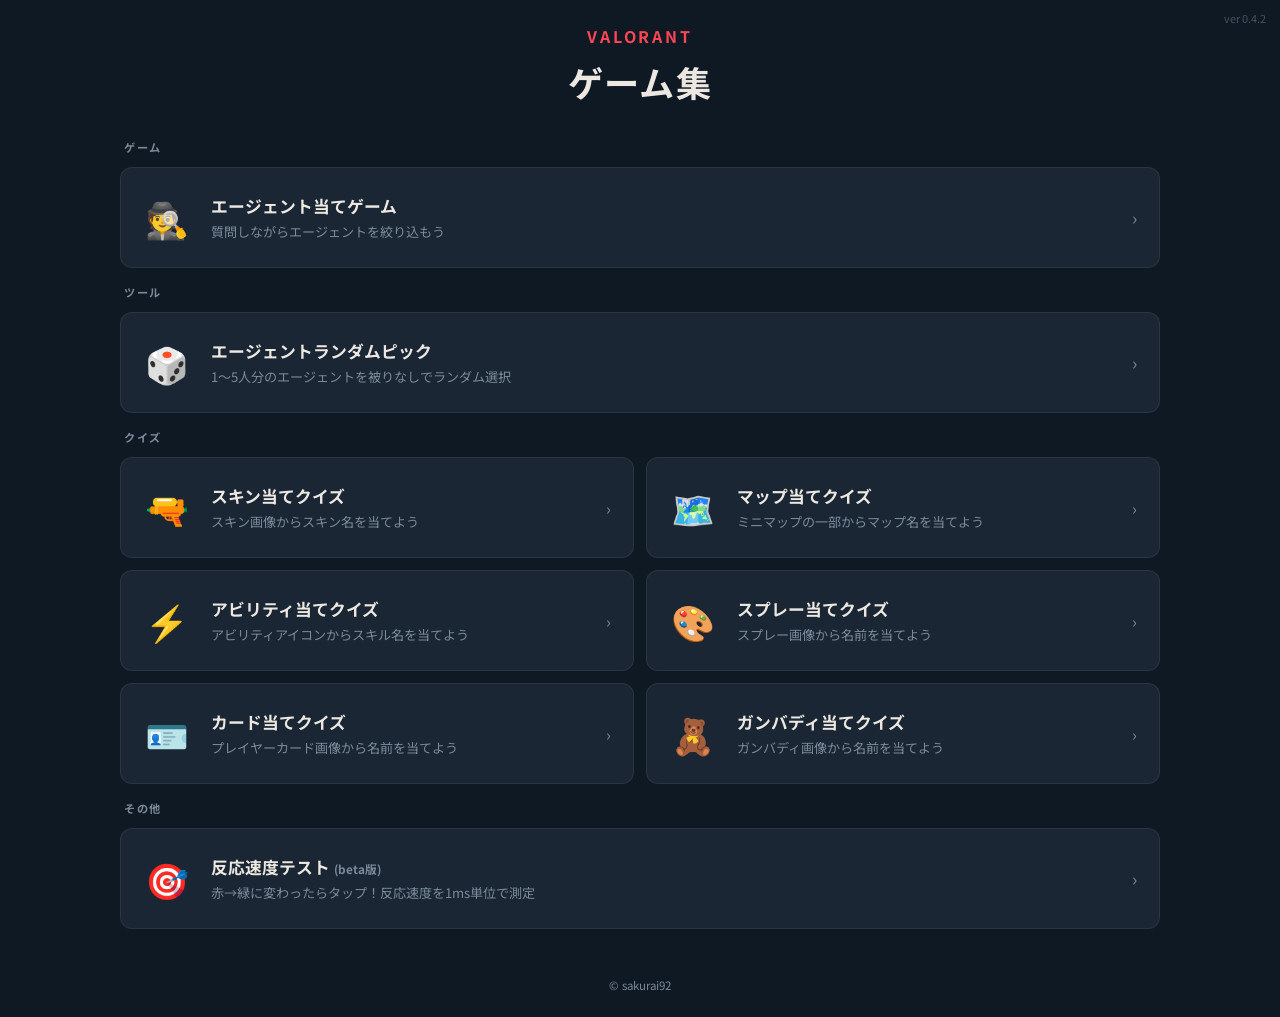
<file: index.html>
<!DOCTYPE html>
<html lang="ja">
<head>
  <meta charset="UTF-8">
  <meta name="viewport" content="width=device-width, initial-scale=1.0, user-scalable=no">
  <title>VALORANT ゲーム集</title>
  <link rel="preconnect" href="https://fonts.googleapis.com">
  <link href="https://fonts.googleapis.com/css2?family=Noto+Sans+JP:wght@400;600;700&display=swap" rel="stylesheet">
  <style>
    :root {
      --bg:     #0f1923;
      --card:   #1a2634;
      --hover:  #243040;
      --accent: #ff4655;
      --text:   #ece8e1;
      --muted:  #7a8a99;
      --border: #ffffff12;
    }

    *, *::before, *::after { box-sizing: border-box; margin: 0; padding: 0; }

    body {
      min-height: 100dvh;
      background: var(--bg);
      color: var(--text);
      font-family: 'Noto Sans JP', sans-serif;
      -webkit-font-smoothing: antialiased;
      display: flex;
      flex-direction: column;
      align-items: center;
      justify-content: center;
      padding: 32px 16px;
    }

    .logo {
      font-size: 1rem;
      font-weight: 700;
      color: var(--accent);
      letter-spacing: 0.18em;
      margin-bottom: 8px;
    }

    h1 {
      font-size: 1.6rem;
      font-weight: 700;
      letter-spacing: 0.04em;
      margin-bottom: 40px;
      color: var(--text);
    }

    .cards {
      display: flex;
      flex-direction: column;
      gap: 12px;
      width: 100%;
      max-width: 420px;
    }

    /* ── 通常カード ── */
    .card {
      display: flex;
      align-items: center;
      gap: 20px;
      padding: 22px 20px;
      background: var(--card);
      border: 1.5px solid var(--border);
      border-radius: 12px;
      text-decoration: none;
      color: var(--text);
      transition: background 0.18s, border-color 0.18s, transform 0.18s;
      cursor: pointer;
      -webkit-tap-highlight-color: transparent;
    }
    .card:hover  { background: var(--hover); border-color: var(--accent); transform: translateY(-2px); }
    .card:active { transform: scale(0.98); }

    .card-icon  { font-size: 2.2rem; flex-shrink: 0; width: 48px; text-align: center; }
    .card-text  { flex: 1; }
    .card-title { font-size: 1rem; font-weight: 700; margin-bottom: 4px; }
    .card-desc  { font-size: 0.78rem; color: var(--muted); line-height: 1.5; }
    .card-arrow { font-size: 1.1rem; color: var(--muted); flex-shrink: 0; }

    /* ── セクションラベル ── */
    .section-label {
      font-size: 0.7rem;
      font-weight: 700;
      color: var(--muted);
      letter-spacing: 0.14em;
      text-transform: uppercase;
      padding: 0 4px;
      margin-top: 4px;
    }

    /* ── フォルダ ── */
    .folder { display: flex; flex-direction: column; }

    .folder-btn {
      display: flex;
      align-items: center;
      gap: 20px;
      padding: 22px 20px;
      background: var(--card);
      border: 1.5px solid var(--border);
      border-radius: 12px;
      color: var(--text);
      cursor: pointer;
      font-family: inherit;
      width: 100%;
      text-align: left;
      transition: background 0.18s, border-color 0.18s, border-radius 0.18s;
      -webkit-tap-highlight-color: transparent;
    }
    .folder-btn:hover { background: var(--hover); border-color: var(--accent); }
    .folder-btn.open  {
      border-color: var(--accent);
      border-bottom-left-radius: 0;
      border-bottom-right-radius: 0;
    }

    .folder-chevron {
      font-size: 1rem;
      color: var(--muted);
      flex-shrink: 0;
      transition: transform 0.25s ease;
      margin-left: auto;
    }
    .folder-btn.open .folder-chevron { transform: rotate(90deg); }

    /* グリッドアニメーションで展開 */
    .folder-body {
      display: grid;
      grid-template-rows: 0fr;
      transition: grid-template-rows 0.28s ease;
    }
    .folder-body.open { grid-template-rows: 1fr; }

    .folder-inner { overflow: hidden; }

    .sub-cards {
      display: flex;
      flex-direction: column;
      border: 1.5px solid var(--accent);
      border-top: none;
      border-bottom-left-radius: 12px;
      border-bottom-right-radius: 12px;
      overflow: hidden;
    }

    .sub-card {
      display: flex;
      align-items: center;
      gap: 16px;
      padding: 16px 18px;
      background: #131e2b;
      text-decoration: none;
      color: var(--text);
      transition: background 0.15s;
      border-top: 1px solid var(--border);
      -webkit-tap-highlight-color: transparent;
    }
    .sub-card:first-child { border-top: none; }
    .sub-card:last-child  { border-bottom-left-radius: 10px; border-bottom-right-radius: 10px; }
    .sub-card:hover       { background: #1a2939; }
    .sub-card:active      { background: var(--hover); }

    .sub-card .card-icon  { font-size: 1.7rem; width: 38px; }
    .sub-card .card-title { font-size: 0.9rem; }
    .sub-card .card-desc  { font-size: 0.74rem; }

    footer {
      margin-top: 48px;
      font-size: 0.72rem;
      color: var(--muted);
    }

    .version {
      position: fixed;
      top: 10px;
      right: 14px;
      font-size: 0.68rem;
      color: var(--muted);
      opacity: 0.5;
    }

    .quiz-group { display: flex; flex-direction: column; gap: 12px; }

    /* ── タブレット ── */
    @media (min-width: 640px) {
      .cards { max-width: 600px; }
      h1 { font-size: 1.8rem; }
      .card { padding: 24px 22px; }
      .folder-btn { padding: 24px 22px; }
    }

    /* ── PC ── */
    @media (min-width: 1024px) {
      body { padding: 24px 32px; }
      h1 { font-size: 2.2rem; margin-bottom: 28px; }
      .cards { max-width: 1040px; }
      .card-title { font-size: 1.05rem; }
      .card-desc  { font-size: 0.82rem; }
      .quiz-group {
        display: grid;
        grid-template-columns: 1fr 1fr;
        gap: 12px;
        align-items: start;
      }
    }
  </style>
</head>
<body>

  <span class="version">ver 0.4.2</span>
  <p class="logo">VALORANT</p>
  <h1>ゲーム集</h1>

  <div class="cards">

    <!-- ── ゲーム系 ── -->
    <p class="section-label">ゲーム</p>

    <a class="card" href="agent-game.html">
      <div class="card-icon">🕵️</div>
      <div class="card-text">
        <div class="card-title">エージェント当てゲーム</div>
        <div class="card-desc">質問しながらエージェントを絞り込もう</div>
      </div>
      <div class="card-arrow">›</div>
    </a>

    <!-- ── ツール系 ── -->
    <p class="section-label" style="margin-top:4px">ツール</p>

    <a class="card" href="agent-pick.html">
      <div class="card-icon">🎲</div>
      <div class="card-text">
        <div class="card-title">エージェントランダムピック</div>
        <div class="card-desc">1〜5人分のエージェントを被りなしでランダム選択</div>
      </div>
      <div class="card-arrow">›</div>
    </a>

    <!-- ── クイズ系 ── -->
    <p class="section-label" style="margin-top:4px">クイズ</p>

    <div class="quiz-group">

    <!-- スキン -->
    <div class="folder">
      <button class="folder-btn" id="skin-btn" onclick="toggleFolder('skin')">
        <div class="card-icon">🔫</div>
        <div class="card-text">
          <div class="card-title">スキン当てクイズ</div>
          <div class="card-desc">スキン画像からスキン名を当てよう</div>
        </div>
        <span class="folder-chevron">›</span>
      </button>
      <div class="folder-body" id="skin-body">
        <div class="folder-inner">
          <div class="sub-cards">
            <a class="sub-card" href="skin-quiz.html">
              <div class="card-icon">📝</div>
              <div class="card-text">
                <div class="card-title">スタンダード</div>
                <div class="card-desc">4択でじっくり回答</div>
              </div>
              <div class="card-arrow">›</div>
            </a>
            <a class="sub-card" href="time-attack.html?category=skin">
              <div class="card-icon">⏱️</div>
              <div class="card-text">
                <div class="card-title">タイムアタック</div>
                <div class="card-desc">30秒で何問解けるか挑戦！</div>
              </div>
              <div class="card-arrow">›</div>
            </a>
          </div>
        </div>
      </div>
    </div>

    <!-- マップ -->
    <div class="folder">
      <button class="folder-btn" id="map-btn" onclick="toggleFolder('map')">
        <div class="card-icon">🗺️</div>
        <div class="card-text">
          <div class="card-title">マップ当てクイズ</div>
          <div class="card-desc">ミニマップの一部からマップ名を当てよう</div>
        </div>
        <span class="folder-chevron">›</span>
      </button>
      <div class="folder-body" id="map-body">
        <div class="folder-inner">
          <div class="sub-cards">
            <a class="sub-card" href="map-quiz.html">
              <div class="card-icon">📝</div>
              <div class="card-text">
                <div class="card-title">スタンダード</div>
                <div class="card-desc">4択でじっくり回答</div>
              </div>
              <div class="card-arrow">›</div>
            </a>
            <a class="sub-card" href="time-attack.html?category=map">
              <div class="card-icon">⏱️</div>
              <div class="card-text">
                <div class="card-title">タイムアタック</div>
                <div class="card-desc">30秒で何問解けるか挑戦！</div>
              </div>
              <div class="card-arrow">›</div>
            </a>
          </div>
        </div>
      </div>
    </div>

    <!-- アビリティ -->
    <div class="folder">
      <button class="folder-btn" id="ability-btn" onclick="toggleFolder('ability')">
        <div class="card-icon">⚡</div>
        <div class="card-text">
          <div class="card-title">アビリティ当てクイズ</div>
          <div class="card-desc">アビリティアイコンからスキル名を当てよう</div>
        </div>
        <span class="folder-chevron">›</span>
      </button>
      <div class="folder-body" id="ability-body">
        <div class="folder-inner">
          <div class="sub-cards">
            <a class="sub-card" href="ability-quiz.html">
              <div class="card-icon">📝</div>
              <div class="card-text">
                <div class="card-title">スタンダード</div>
                <div class="card-desc">4択でじっくり回答</div>
              </div>
              <div class="card-arrow">›</div>
            </a>
            <a class="sub-card" href="time-attack.html?category=ability">
              <div class="card-icon">⏱️</div>
              <div class="card-text">
                <div class="card-title">タイムアタック</div>
                <div class="card-desc">30秒で何問解けるか挑戦！</div>
              </div>
              <div class="card-arrow">›</div>
            </a>
          </div>
        </div>
      </div>
    </div>

    <!-- スプレー -->
    <div class="folder">
      <button class="folder-btn" id="spray-btn" onclick="toggleFolder('spray')">
        <div class="card-icon">🎨</div>
        <div class="card-text">
          <div class="card-title">スプレー当てクイズ</div>
          <div class="card-desc">スプレー画像から名前を当てよう</div>
        </div>
        <span class="folder-chevron">›</span>
      </button>
      <div class="folder-body" id="spray-body">
        <div class="folder-inner">
          <div class="sub-cards">
            <a class="sub-card" href="spray-quiz.html">
              <div class="card-icon">📝</div>
              <div class="card-text">
                <div class="card-title">スタンダード</div>
                <div class="card-desc">4択でじっくり回答</div>
              </div>
              <div class="card-arrow">›</div>
            </a>
            <a class="sub-card" href="time-attack.html?category=spray">
              <div class="card-icon">⏱️</div>
              <div class="card-text">
                <div class="card-title">タイムアタック</div>
                <div class="card-desc">30秒で何問解けるか挑戦！</div>
              </div>
              <div class="card-arrow">›</div>
            </a>
          </div>
        </div>
      </div>
    </div>

    <!-- カード -->
    <div class="folder">
      <button class="folder-btn" id="card-btn" onclick="toggleFolder('card')">
        <div class="card-icon">🪪</div>
        <div class="card-text">
          <div class="card-title">カード当てクイズ</div>
          <div class="card-desc">プレイヤーカード画像から名前を当てよう</div>
        </div>
        <span class="folder-chevron">›</span>
      </button>
      <div class="folder-body" id="card-body">
        <div class="folder-inner">
          <div class="sub-cards">
            <a class="sub-card" href="card-quiz.html">
              <div class="card-icon">📝</div>
              <div class="card-text">
                <div class="card-title">スタンダード</div>
                <div class="card-desc">4択でじっくり回答</div>
              </div>
              <div class="card-arrow">›</div>
            </a>
            <a class="sub-card" href="time-attack.html?category=card">
              <div class="card-icon">⏱️</div>
              <div class="card-text">
                <div class="card-title">タイムアタック</div>
                <div class="card-desc">30秒で何問解けるか挑戦！</div>
              </div>
              <div class="card-arrow">›</div>
            </a>
          </div>
        </div>
      </div>
    </div>

    <!-- ガンバディ -->
    <div class="folder">
      <button class="folder-btn" id="buddy-btn" onclick="toggleFolder('buddy')">
        <div class="card-icon">🧸</div>
        <div class="card-text">
          <div class="card-title">ガンバディ当てクイズ</div>
          <div class="card-desc">ガンバディ画像から名前を当てよう</div>
        </div>
        <span class="folder-chevron">›</span>
      </button>
      <div class="folder-body" id="buddy-body">
        <div class="folder-inner">
          <div class="sub-cards">
            <a class="sub-card" href="buddy-quiz.html">
              <div class="card-icon">📝</div>
              <div class="card-text">
                <div class="card-title">スタンダード</div>
                <div class="card-desc">4択でじっくり回答</div>
              </div>
              <div class="card-arrow">›</div>
            </a>
            <a class="sub-card" href="time-attack.html?category=buddy">
              <div class="card-icon">⏱️</div>
              <div class="card-text">
                <div class="card-title">タイムアタック</div>
                <div class="card-desc">30秒で何問解けるか挑戦！</div>
              </div>
              <div class="card-arrow">›</div>
            </a>
          </div>
        </div>
      </div>
    </div>

    </div><!-- /quiz-group -->

    <!-- ── その他 ── -->
    <p class="section-label" style="margin-top:4px">その他</p>

    <a class="card" href="reaction-test.html">
      <div class="card-icon">🎯</div>
      <div class="card-text">
        <div class="card-title">反応速度テスト <span style="font-size:0.7em;color:var(--muted)">(beta版)</span></div>
        <div class="card-desc">赤→緑に変わったらタップ！反応速度を1ms単位で測定</div>
      </div>
      <div class="card-arrow">›</div>
    </a>

  </div>

  <footer>© sakurai92</footer>

  <script>
    function toggleFolder(id) {
      const btn      = document.getElementById(id + '-btn');
      const body     = document.getElementById(id + '-body');
      const willOpen = !btn.classList.contains('open');

      document.querySelectorAll('.folder-btn').forEach(b => b.classList.remove('open'));
      document.querySelectorAll('.folder-body').forEach(b => b.classList.remove('open'));

      if (willOpen) {
        btn.classList.add('open');
        body.classList.add('open');
      }
    }
  </script>

</body>
</html>
</file>
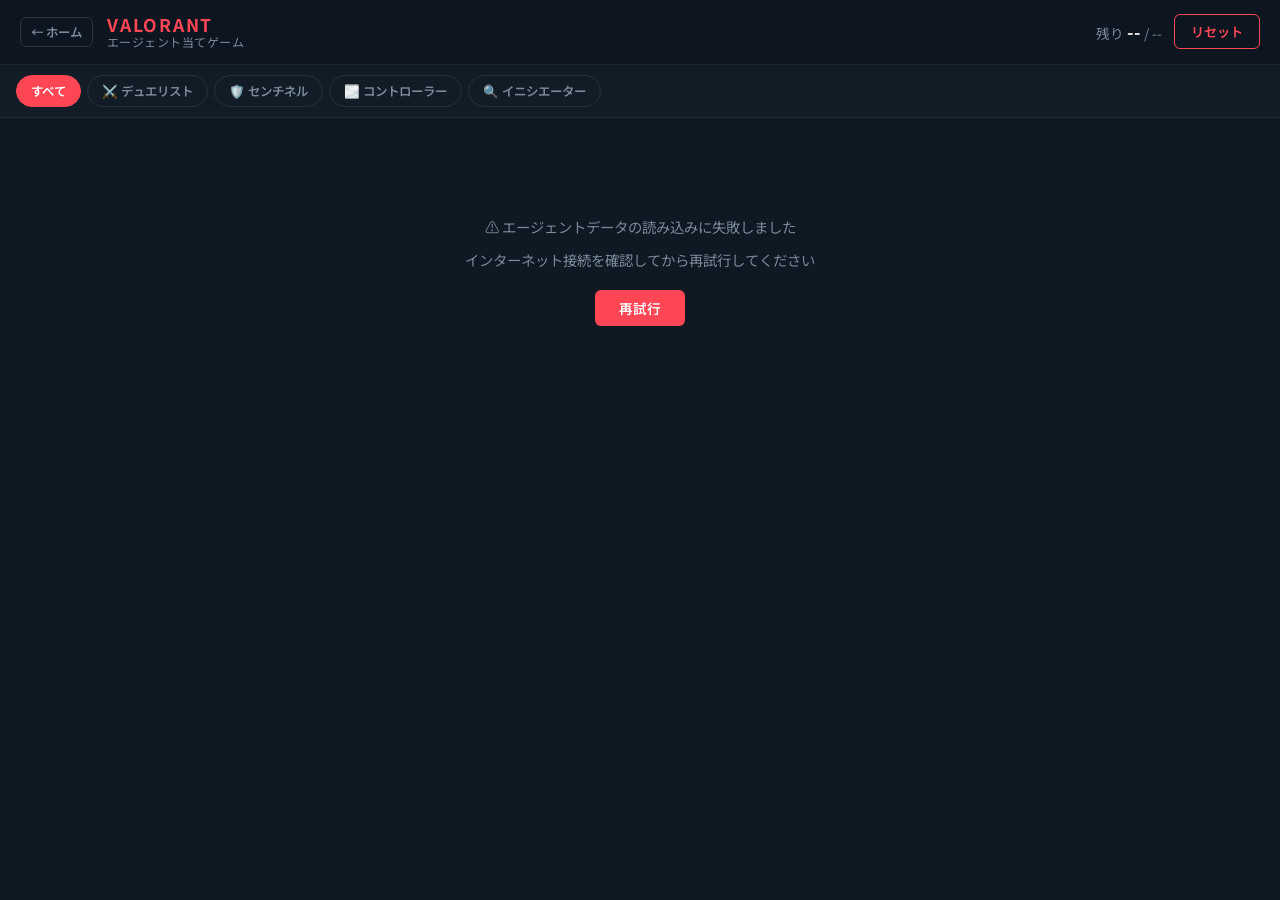
<file: agent-game.html>
<!DOCTYPE html>
<html lang="ja">
<head>
  <meta charset="UTF-8">
  <meta name="viewport" content="width=device-width, initial-scale=1.0, user-scalable=no">
  <title>VALORANT エージェント当てゲーム</title>
  <link rel="preconnect" href="https://fonts.googleapis.com">
  <link href="https://fonts.googleapis.com/css2?family=Noto+Sans+JP:wght@400;600;700&display=swap" rel="stylesheet">
  <link rel="stylesheet" href="style.css?v=5">
</head>
<body>
  <div id="app">

    <header class="header">
      <div class="header-left">
        <a href="index.html" class="btn-home">← ホーム</a>
        <h1 class="title">
          <span class="title-valo">VALORANT</span>
          <span class="title-sub">エージェント当てゲーム</span>
        </h1>
      </div>
      <div class="header-right">
        <div id="counter" class="counter">残り <span id="count-num">--</span> / <span id="count-total">--</span></div>
        <button id="reset-btn" class="btn-reset">リセット</button>
      </div>
    </header>

    <nav class="role-filter" id="role-filter">
      <button class="filter-btn active" data-role="all">すべて</button>
      <button class="filter-btn" data-role="Duelist">⚔️ デュエリスト</button>
      <button class="filter-btn" data-role="Sentinel">🛡️ センチネル</button>
      <button class="filter-btn" data-role="Controller">🌫️ コントローラー</button>
      <button class="filter-btn" data-role="Initiator">🔍 イニシエーター</button>
    </nav>

    <main id="grid" class="agent-grid">
      <div class="loading" id="loading">
        <div class="spinner"></div>
        <p>エージェントデータを読み込み中…</p>
      </div>
    </main>

  </div>

  <script src="app.js?v=4"></script>
</body>
</html>
</file>
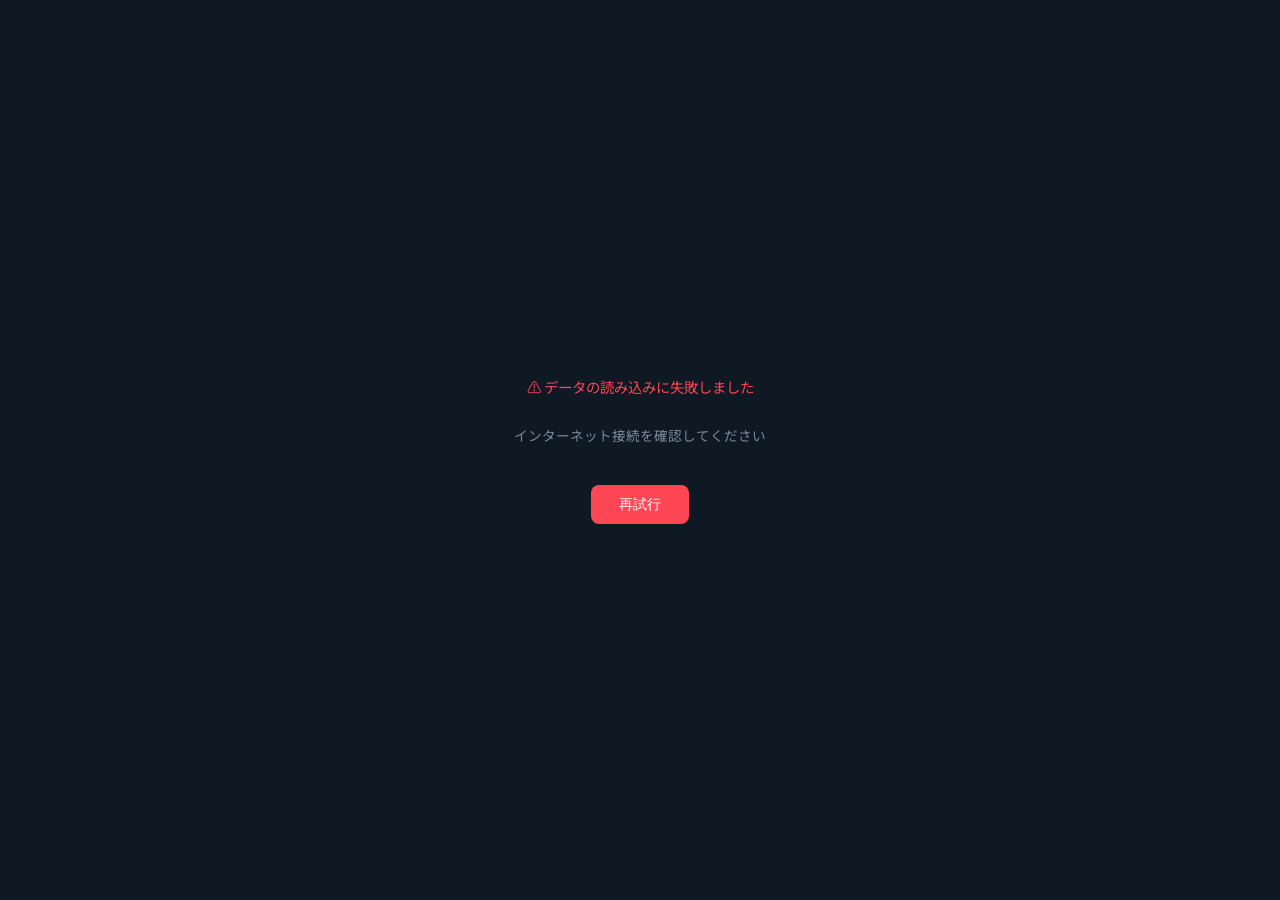
<file: agent-pick.html>
<!DOCTYPE html>
<html lang="ja">
<head>
  <meta charset="UTF-8">
  <meta name="viewport" content="width=device-width, initial-scale=1.0, user-scalable=no">
  <title>VALORANT エージェントランダムピック</title>
  <link rel="preconnect" href="https://fonts.googleapis.com">
  <link href="https://fonts.googleapis.com/css2?family=Noto+Sans+JP:wght@400;600;700&display=swap" rel="stylesheet">
  <link rel="stylesheet" href="agent-pick.css">
</head>
<body>

  <div id="screen-loading" class="screen active">
    <div class="spinner"></div>
    <p>データを読み込み中…</p>
  </div>

  <div id="screen-setup" class="screen">
    <div class="setup-scroll">
      <a href="index.html" class="btn-home">← ホーム</a>
      <p class="label">VALORANT</p>
      <h1>エージェントランダムピック</h1>

      <div class="setup-cols">
        <div class="setup-left">
          <div class="section">
            <p class="section-title">人数</p>
            <div class="count-btns" id="count-btns">
              <button class="count-btn active" data-n="1">1</button>
              <button class="count-btn" data-n="2">2</button>
              <button class="count-btn" data-n="3">3</button>
              <button class="count-btn" data-n="4">4</button>
              <button class="count-btn" data-n="5">5</button>
            </div>
          </div>

          <div class="section">
            <p class="section-title">プレイヤー名（省略可）</p>
            <div id="name-inputs" class="name-inputs"></div>
          </div>
        </div>

        <div class="setup-right">
          <div class="section">
            <p class="section-title">対象エージェント</p>
            <div id="role-filter" class="role-filter"></div>
            <div id="agent-chips" class="agent-chips"></div>
            <p id="filter-count" class="filter-count"></p>
          </div>
        </div>
      </div>

      <button id="btn-pick" class="btn-primary">ランダムピック！</button>
    </div>
  </div>

  <div id="screen-result" class="screen">
    <div class="result-scroll">
      <div class="result-top">
        <a href="index.html" class="btn-home">← ホーム</a>
      </div>
      <div id="pick-cards" class="pick-cards"></div>
      <div class="result-actions">
        <button id="btn-repick" class="btn-primary">もう一度</button>
        <button id="btn-back" class="btn-back">設定に戻る</button>
      </div>
    </div>
  </div>

  <script src="agent-pick.js"></script>
</body>
</html>
</file>
<file: style.css>
/* ===================================================
   VALORANT エージェント当てゲーム — スタイルシート
   =================================================== */

:root {
  --bg:          #0f1923;
  --bg-header:   #0d1520;
  --bg-nav:      #111c27;
  --bg-card:     #1a2634;
  --bg-card-hover: #243040;
  --accent:      #ff4655;
  --accent-dim:  #c73040;
  --text:        #ece8e1;
  --text-muted:  #7a8a99;
  --border:      #ffffff10;
  --elim-tint:   rgba(255, 70, 85, 0.18);
  --radius:      10px;
  --transition:  0.18s ease;
}

/* ---------- リセット ---------- */
*, *::before, *::after { box-sizing: border-box; margin: 0; padding: 0; }
html, body { height: 100%; }

body {
  background: var(--bg);
  color: var(--text);
  font-family: 'Noto Sans JP', sans-serif;
  -webkit-font-smoothing: antialiased;
  overscroll-behavior: none;
}

/* ---------- ヘッダー ---------- */
.header {
  display: flex;
  align-items: center;
  justify-content: space-between;
  gap: 12px;
  padding: 14px 20px;
  background: var(--bg-header);
  border-bottom: 1px solid var(--border);
  position: sticky;
  top: 0;
  z-index: 100;
}

.header-left {
  display: flex;
  align-items: center;
  gap: 14px;
  min-width: 0;
}

.title {
  display: flex;
  flex-direction: column;
  line-height: 1.2;
  min-width: 0;
}

.title-valo {
  font-size: 1.1rem;
  font-weight: 700;
  color: var(--accent);
  letter-spacing: 0.1em;
}

.title-sub {
  font-size: 0.75rem;
  font-weight: 400;
  color: var(--text-muted);
  letter-spacing: 0.04em;
}

.header-right {
  display: flex;
  align-items: center;
  gap: 12px;
  flex-shrink: 0;
}

.counter {
  font-size: 0.85rem;
  color: var(--text-muted);
  white-space: nowrap;
}

#count-num {
  font-size: 1.1rem;
  font-weight: 700;
  color: var(--text);
}

.btn-reset {
  padding: 7px 16px;
  background: transparent;
  color: var(--accent);
  border: 1.5px solid var(--accent);
  border-radius: 6px;
  font-size: 0.82rem;
  font-weight: 600;
  cursor: pointer;
  transition: background var(--transition), color var(--transition);
  font-family: inherit;
  white-space: nowrap;
}

.btn-reset:hover {
  background: var(--accent);
  color: #fff;
}

.btn-reset:active {
  background: var(--accent-dim);
  border-color: var(--accent-dim);
  color: #fff;
}

/* ---------- ホームボタン ---------- */
.btn-home {
  color: var(--text-muted);
  text-decoration: none;
  font-size: 0.78rem;
  font-weight: 600;
  padding: 5px 10px;
  border: 1.5px solid #ffffff20;
  border-radius: 6px;
  transition: color var(--transition), border-color var(--transition);
  white-space: nowrap;
  flex-shrink: 0;
}

.btn-home:hover {
  color: var(--text);
  border-color: #ffffff50;
}

/* ---------- ロールフィルター ---------- */
.role-filter {
  display: flex;
  gap: 6px;
  padding: 10px 16px;
  background: var(--bg-nav);
  border-bottom: 1px solid var(--border);
  overflow-x: auto;
  -webkit-overflow-scrolling: touch;
  scrollbar-width: none;
}

.role-filter::-webkit-scrollbar { display: none; }

.filter-btn {
  padding: 6px 14px;
  background: transparent;
  color: var(--text-muted);
  border: 1.5px solid #ffffff18;
  border-radius: 20px;
  font-size: 0.78rem;
  font-weight: 600;
  cursor: pointer;
  white-space: nowrap;
  transition: all var(--transition);
  font-family: inherit;
  flex-shrink: 0;
}

.filter-btn:hover {
  color: var(--text);
  border-color: #ffffff40;
}

.filter-btn.active {
  background: var(--accent);
  color: #fff;
  border-color: var(--accent);
}

/* ---------- グリッド ---------- */
.agent-grid {
  display: grid;
  grid-template-columns: repeat(auto-fill, minmax(88px, 1fr));
  gap: 10px;
  padding: 14px;
}

/* ---------- エージェントカード ---------- */
.agent-card {
  background: var(--bg-card);
  border-radius: var(--radius);
  overflow: hidden;
  cursor: pointer;
  user-select: none;
  -webkit-tap-highlight-color: transparent;
  transition: transform var(--transition), opacity var(--transition);
  border: 1.5px solid transparent;
}

.agent-card:hover {
  transform: scale(1.05);
  background: var(--bg-card-hover);
  border-color: #ffffff15;
}

.agent-card:active {
  transform: scale(0.94);
}

/* 画像ラッパー — 正方形維持 */
.card-img-wrap {
  position: relative;
  width: 100%;
  aspect-ratio: 1 / 1;
  background: #141e29;
  overflow: hidden;
}

.card-img-wrap img {
  width: 100%;
  height: 100%;
  object-fit: cover;
  display: block;
  draggable: false;
  transition: filter var(--transition), opacity var(--transition);
}

/* 消去時のオーバーレイ */
.elim-overlay {
  position: absolute;
  inset: 0;
  background: var(--elim-tint);
  display: flex;
  align-items: center;
  justify-content: center;
  opacity: 0;
  transition: opacity var(--transition);
}

.elim-overlay span {
  font-size: 2rem;
  font-weight: 900;
  color: var(--accent);
  text-shadow: 0 0 12px rgba(255, 70, 85, 0.9), 0 0 4px #000;
  line-height: 1;
}

/* 消去済みカード */
.agent-card.eliminated {
  opacity: 0.28;
  transform: none !important;
}

.agent-card.eliminated .card-img-wrap img {
  filter: grayscale(100%);
}

.agent-card.eliminated .elim-overlay {
  opacity: 1;
}

.agent-card.eliminated .card-name {
  color: var(--text-muted);
  text-decoration: line-through;
}

/* エージェント名 */
.card-name {
  padding: 5px 4px 6px;
  text-align: center;
  font-size: 0.68rem;
  font-weight: 600;
  color: var(--text);
  white-space: nowrap;
  overflow: hidden;
  text-overflow: ellipsis;
  letter-spacing: 0.02em;
  transition: color var(--transition);
}

/* ---------- ローディング ---------- */
.loading {
  grid-column: 1 / -1;
  display: flex;
  flex-direction: column;
  align-items: center;
  justify-content: center;
  gap: 16px;
  padding: 80px 20px;
  color: var(--text-muted);
  font-size: 0.9rem;
}

.spinner {
  width: 36px;
  height: 36px;
  border: 3px solid #ffffff18;
  border-top-color: var(--accent);
  border-radius: 50%;
  animation: spin 0.8s linear infinite;
}

@keyframes spin {
  to { transform: rotate(360deg); }
}

/* ---------- エラー ---------- */
.error {
  grid-column: 1 / -1;
  display: flex;
  flex-direction: column;
  align-items: center;
  gap: 12px;
  padding: 80px 20px;
  color: var(--text-muted);
  text-align: center;
  font-size: 0.9rem;
}

.error button {
  margin-top: 8px;
  padding: 8px 24px;
  background: var(--accent);
  color: #fff;
  border: none;
  border-radius: 6px;
  font-size: 0.85rem;
  font-weight: 600;
  cursor: pointer;
  font-family: inherit;
}

/* ---------- レスポンシブ ---------- */
@media (max-width: 480px) {
  .header { padding: 10px 14px; }
  .agent-grid {
    grid-template-columns: repeat(auto-fill, minmax(76px, 1fr));
    gap: 8px;
    padding: 10px;
  }
  .card-name { font-size: 0.62rem; }
  .elim-overlay span { font-size: 1.6rem; }
}

@media (min-width: 768px) {
  .agent-grid {
    grid-template-columns: repeat(auto-fill, minmax(100px, 1fr));
    gap: 12px;
    padding: 18px;
  }
  .card-name { font-size: 0.72rem; }
}

@media (min-width: 1200px) {
  .agent-grid {
    grid-template-columns: repeat(auto-fill, minmax(110px, 1fr));
  }
}
</file>
<file: agent-pick.css>
:root {
  --bg:         #0f1923;
  --bg-card:    #1a2634;
  --bg-hover:   #243040;
  --accent:     #ff4655;
  --accent-dim: #c73040;
  --text:       #ece8e1;
  --text-muted: #7a8a99;
  --border:     #ffffff12;
  --radius:     10px;
  --transition: 0.18s ease;
}

*, *::before, *::after { box-sizing: border-box; margin: 0; padding: 0; }

html, body {
  height: 100%;
  background: var(--bg);
  color: var(--text);
  font-family: 'Noto Sans JP', sans-serif;
  -webkit-font-smoothing: antialiased;
  overscroll-behavior: none;
}

.screen {
  display: none;
  position: fixed;
  inset: 0;
  flex-direction: column;
  align-items: center;
  justify-content: center;
}
.screen.active { display: flex; }

/* ── ローディング ── */
#screen-loading { gap: 20px; color: var(--text-muted); font-size: 0.9rem; }
.spinner {
  width: 40px; height: 40px;
  border: 3px solid #ffffff15;
  border-top-color: var(--accent);
  border-radius: 50%;
  animation: spin 0.8s linear infinite;
}
@keyframes spin { to { transform: rotate(360deg); } }

/* ── 共通 ── */
.btn-home {
  color: var(--text-muted);
  text-decoration: none;
  font-size: 0.78rem;
  font-weight: 600;
  padding: 5px 10px;
  border: 1.5px solid #ffffff20;
  border-radius: 6px;
  transition: color var(--transition), border-color var(--transition);
  align-self: flex-start;
}
.btn-home:hover { color: var(--text); border-color: #ffffff50; }

.label { font-size: 0.8rem; font-weight: 700; color: var(--accent); letter-spacing: 0.15em; }
h1 { font-size: 1.8rem; font-weight: 700; letter-spacing: 0.04em; }

.btn-primary {
  width: 100%;
  padding: 14px;
  background: var(--accent);
  color: #fff;
  border: none;
  border-radius: 8px;
  font-size: 1rem;
  font-weight: 700;
  cursor: pointer;
  font-family: inherit;
  transition: background var(--transition), transform var(--transition);
  letter-spacing: 0.06em;
}
.btn-primary:hover   { background: var(--accent-dim); }
.btn-primary:active  { transform: scale(0.97); }
.btn-primary:disabled {
  background: var(--bg-card);
  color: var(--text-muted);
  cursor: default;
  transform: none;
}

/* ── セットアップ画面 ── */
#screen-setup { justify-content: flex-start; overflow-y: auto; }

.setup-scroll {
  display: flex;
  flex-direction: column;
  gap: 22px;
  padding: 32px 20px 56px;
  width: 100%;
  max-width: 480px;
}

/* mobile では透過、PC で 2カラムになる */
.setup-cols { display: contents; }
.setup-left { display: contents; }
.setup-right { display: contents; }

.section { display: flex; flex-direction: column; gap: 10px; }
.section-title {
  font-size: 0.75rem;
  font-weight: 700;
  color: var(--text-muted);
  letter-spacing: 0.1em;
  text-transform: uppercase;
}

/* 人数ボタン */
.count-btns { display: flex; gap: 10px; }
.count-btn {
  flex: 1;
  padding: 12px 0;
  background: var(--bg-card);
  color: var(--text-muted);
  border: 1.5px solid var(--border);
  border-radius: var(--radius);
  font-size: 1.1rem;
  font-weight: 700;
  font-family: inherit;
  cursor: pointer;
  transition: background var(--transition), border-color var(--transition), color var(--transition);
}
.count-btn:hover  { background: var(--bg-hover); color: var(--text); }
.count-btn.active { background: var(--accent); border-color: var(--accent); color: #fff; }

/* 名前入力 */
.name-inputs { display: flex; flex-direction: column; gap: 8px; }
.name-input {
  width: 100%;
  padding: 12px 14px;
  background: var(--bg-card);
  border: 1.5px solid var(--border);
  border-radius: var(--radius);
  color: var(--text);
  font-size: 0.9rem;
  font-family: inherit;
  outline: none;
  transition: border-color var(--transition);
}
.name-input:focus { border-color: var(--accent); }
.name-input::placeholder { color: var(--text-muted); }

/* ── ロールフィルター ── */
.role-filter { display: flex; flex-wrap: wrap; gap: 8px; }

.role-btn {
  padding: 6px 14px;
  border-radius: 20px;
  background: var(--bg-card);
  border: 1.5px solid var(--border);
  color: var(--text-muted);
  font-size: 0.8rem;
  font-weight: 700;
  font-family: inherit;
  cursor: pointer;
  transition: background var(--transition), border-color var(--transition), color var(--transition);
  white-space: nowrap;
}
.role-btn:hover   { background: var(--bg-hover); color: var(--text); }
.role-btn.active  { background: var(--accent); border-color: var(--accent); color: #fff; }
.role-btn.partial { border-color: var(--accent); color: var(--accent); background: rgba(255,70,85,0.08); }

/* ── エージェントチップ ── */
.agent-chips {
  display: grid;
  grid-template-columns: repeat(5, 1fr);
  gap: 7px;
}

.agent-chip {
  display: flex;
  flex-direction: column;
  align-items: center;
  gap: 4px;
  padding: 6px 4px 8px;
  background: var(--bg-card);
  border: 1.5px solid var(--border);
  border-radius: 8px;
  cursor: pointer;
  transition: opacity var(--transition), border-color var(--transition);
  opacity: 0.28;
  -webkit-tap-highlight-color: transparent;
}
.agent-chip.on { opacity: 1; border-color: #ffffff28; }
.agent-chip.on:hover { border-color: #ffffff55; }

.agent-chip img {
  width: 100%;
  aspect-ratio: 1;
  object-fit: cover;
  object-position: top center;
  border-radius: 5px;
  background: #0d1520;
  display: block;
}
.chip-name {
  font-size: 0.58rem;
  text-align: center;
  color: var(--text-muted);
  line-height: 1.25;
  word-break: break-all;
}

.filter-count {
  font-size: 0.78rem;
  color: var(--text-muted);
  text-align: right;
}
.filter-count.warn { color: var(--accent); }

/* ── 結果画面 ── */
#screen-result { justify-content: flex-start; overflow-y: auto; }

.result-scroll {
  display: flex;
  flex-direction: column;
  gap: 16px;
  padding: 24px 16px 48px;
  width: 100%;
  max-width: 480px;
}
.result-top { display: flex; }

/* mobile: 3上段 + 2下段（中央揃え） */
.pick-cards {
  display: flex;
  flex-wrap: wrap;
  justify-content: center;
  gap: 12px;
}

@keyframes cardIn {
  from { opacity: 0; transform: translateY(16px) scale(0.95); }
  to   { opacity: 1; transform: none; }
}
.pick-card {
  flex: 0 0 calc(33.333% - 8px);
  min-width: 0;
  background: var(--bg-card);
  border: 1.5px solid var(--border);
  border-radius: 12px;
  overflow: hidden;
  display: flex;
  flex-direction: column;
  align-items: center;
  padding-bottom: 14px;
  animation: cardIn 0.35s ease both;
}
.pick-card:nth-child(1) { animation-delay: 0.00s; }
.pick-card:nth-child(2) { animation-delay: 0.10s; }
.pick-card:nth-child(3) { animation-delay: 0.20s; }
.pick-card:nth-child(4) { animation-delay: 0.30s; }
.pick-card:nth-child(5) { animation-delay: 0.40s; }

.pick-card .agent-img {
  width: 100%;
  aspect-ratio: 1;
  object-fit: cover;
  object-position: top center;
  display: block;
  background: #0d1520;
}
.pick-card .agent-name {
  margin-top: 10px;
  font-size: 0.85rem;
  font-weight: 700;
  text-align: center;
  padding: 0 8px;
  line-height: 1.3;
}
.pick-card .agent-role  { margin-top: 3px; font-size: 0.7rem; color: var(--text-muted); }
.pick-card .player-label {
  margin-top: 6px;
  font-size: 0.72rem;
  font-weight: 700;
  color: var(--accent);
  letter-spacing: 0.05em;
  text-align: center;
  padding: 0 8px;
  word-break: break-all;
}

.result-actions { display: flex; flex-direction: column; gap: 10px; }
.btn-back {
  width: 100%;
  padding: 12px;
  background: none;
  color: var(--text-muted);
  border: 1.5px solid #ffffff20;
  border-radius: 8px;
  font-size: 0.9rem;
  font-weight: 600;
  font-family: inherit;
  cursor: pointer;
  transition: color var(--transition), border-color var(--transition);
}
.btn-back:hover { color: var(--text); border-color: #ffffff45; }


/* ── タブレット (640px+) ── */
@media (min-width: 640px) {
  .setup-scroll { max-width: 600px; padding: 40px 32px 64px; }
  .agent-chips { grid-template-columns: repeat(6, 1fr); }
  .result-scroll { max-width: 600px; }
  /* 5人横一列になる最小幅 — タブレット幅で5カラム確保 */
  .pick-cards { display: grid; grid-template-columns: repeat(auto-fit, minmax(96px, 1fr)); gap: 12px; }
  .pick-card { flex: none; }
  h1 { font-size: 2.1rem; }
}

/* ── PC (1024px+) ── */
@media (min-width: 1024px) {
  h1 { font-size: 2.4rem; }

  .setup-scroll { max-width: 1040px; padding: 24px 56px 32px; gap: 16px; }

  .setup-cols {
    display: flex;
    flex-direction: row;
    gap: 40px;
    align-items: flex-start;
  }
  .setup-left {
    display: flex;
    flex-direction: column;
    gap: 16px;
    width: 280px;
    flex-shrink: 0;
  }
  .setup-right {
    display: flex;
    flex-direction: column;
    gap: 16px;
    flex: 1;
    min-width: 0;
  }

  .agent-chips { grid-template-columns: repeat(9, 1fr); gap: 6px; }
  .result-scroll { max-width: 960px; }
  /* minmax(160px, 1fr) で 960px 幅に 5カラムがちょうど収まる */
  .pick-cards { grid-template-columns: repeat(auto-fit, minmax(160px, 1fr)); gap: 16px; }
  .count-btn { font-size: 1.2rem; padding: 14px 0; }
}
</file>
